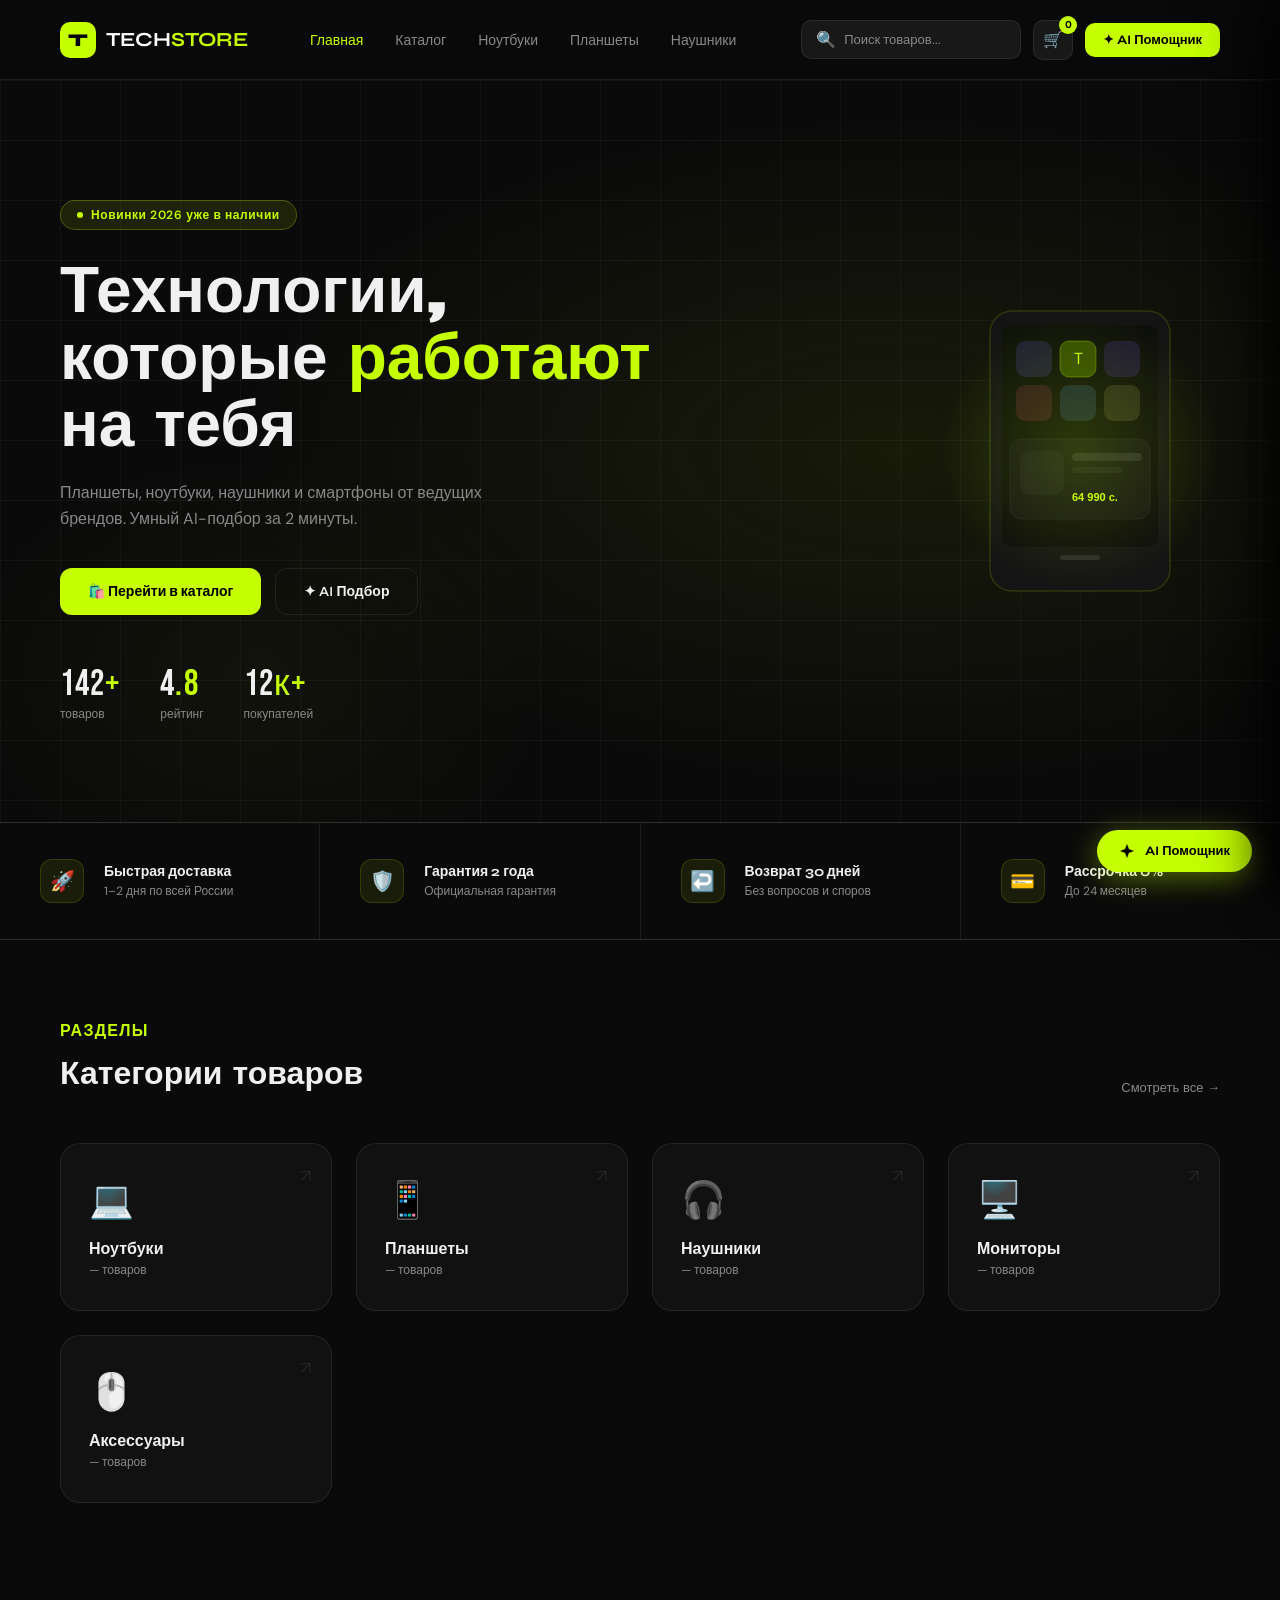
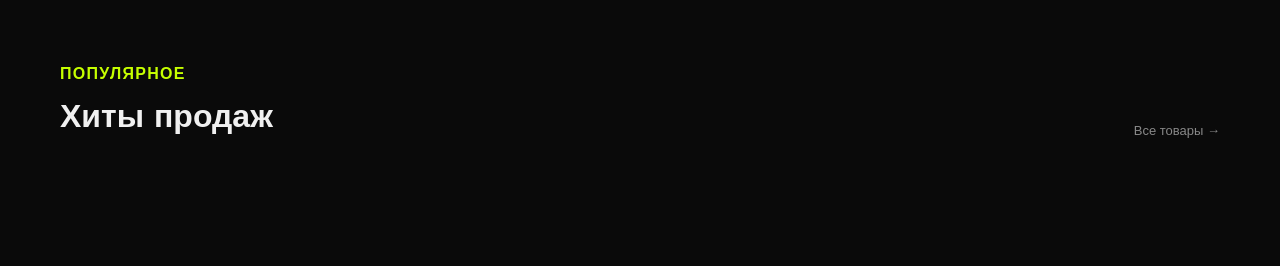
<file: Frontend/index.html>
<!DOCTYPE html>
<html lang="ru">

<head>
    <meta charset="UTF-8">
    <meta name="viewport" content="width=device-width, initial-scale=1.0">
    <title>TechStore — Каталог</title>
    <link rel="preconnect" href="https://fonts.googleapis.com">
    <link
        href="https://fonts.googleapis.com/css2?family=Syne:wght@400;600;700;800&family=DM+Sans:ital,wght@0,300;0,400;0,500;1,400&family=Bebas+Neue&display=swap"
        rel="stylesheet">
    <link rel="stylesheet" href="style.css">
</head>

<body>
    <!-- CART DRAWER -->
    <div class="cart-overlay-bg" id="cartOverlayBg" onclick="toggleCart()"></div>
    <div class="cart-drawer" id="cartDrawer">
        <div class="cart-drawer-header">
            <div class="cart-drawer-title">
                Корзина
                <span class="cart-drawer-count" id="cartDrawerCount">0 товаров</span>
            </div>
            <button class="cart-drawer-close" onclick="toggleCart()">✕</button>
        </div>
        <div class="cart-controls">
            <label class="cart-select-all">
                <input type="checkbox" id="selectAll" onchange="toggleSelectAll(this)">
                <div class="cart-cb-box"></div>
                <span>Выбрать всё</span>
            </label>
            <button class="cart-delete-selected" onclick="deleteSelected()">Удалить выбранные</button>
        </div>
        <div class="cart-items-list" id="cartItemsList">
            <!-- Items injected by JS -->
        </div>


        <div class="cart-drawer-footer" id="cartDrawerFooter">
            <div class="cart-summary-box">
                <div class="cart-summary-label">Итого</div>
                <div class="cart-summary-row">
                    <span id="cartSummaryCount">0 товаров</span>
                    <span class="cart-summary-price" id="cartSummaryPrice">0 с.</span>
                </div>
                <button class="cart-checkout-btn" id="cartCheckoutBtn" onclick="openCheckout()">Перейти к оформлению</button>
            </div>
        </div>
    </div>
    <!-- NAV -->
    <nav>
        <a class="logo" href="#">
            <div class="logo-icon">T</div><span class="logo-text">TECH<span>STORE</span></span>
        </a>
        <ul class="nav-links">
            <li><a href="#" onclick="showPage('home')" id="nav-home" class="active">Главная</a></li>
            <li><a href="#" onclick="showPage('catalog')" id="nav-catalog">Каталог</a></li>
            <li><a href="#" onclick="showPage('catalog'); setCategory('Ноутбуки')">Ноутбуки</a></li>
            <li><a href="#" onclick="showPage('catalog'); setCategory('Планшеты')">Планшеты</a></li>
            <li><a href="#" onclick="showPage('catalog'); setCategory('Наушники')">Наушники</a></li>
        </ul>
        <div class="nav-right">
            <div class="search-bar"><span style="color:var(--muted)">🔍</span><input type="text" id="searchInput"
                    placeholder="Поиск товаров..."></div>
            <div class="cart-btn" onclick="toggleCart()">🛒<span class="cart-badge" id="cartBadge">0</span></div>
            <button class="ai-navbtn" onclick="openChat()">✦ AI Помощник</button>
        </div>
    </nav>

    <!-- HOME PAGE -->
    <div id="page-home" class="page active">

        <!-- HERO -->
        <section class="hero">
            <div class="hero-bg"></div>
            <div class="hero-grid-lines"></div>
            <div class="hero-content">
                <div class="hero-badge"><span class="hero-badge-dot"></span>Новинки 2026 уже в наличии</div>
                <h1 class="hero-title">Технологии,<br>которые <span class="hl">работают</span><br>на тебя</h1>
                <p class="hero-sub">Планшеты, ноутбуки, наушники и смартфоны от ведущих брендов. Умный AI-подбор за 2
                    минуты.</p>
                <div class="hero-actions">
                    <button class="btn-primary" onclick="showPage('catalog')">🛍️ Перейти в каталог</button>
                    <button class="btn-ghost" onclick="openChat()">✦ AI Подбор</button>
                </div>
                <div class="hero-stats">
                    <div>
                        <div class="hero-stat-num">142<span>+</span></div>
                        <div class="hero-stat-lbl">товаров</div>
                    </div>
                    <div>
                        <div class="hero-stat-num">4<span>.8</span></div>
                        <div class="hero-stat-lbl">рейтинг</div>
                    </div>
                    <div>
                        <div class="hero-stat-num">12<span>к+</span></div>
                        <div class="hero-stat-lbl">покупателей</div>
                    </div>
                </div>
            </div>
            <div class="hero-visual">
                <div class="hero-device">
                    <div class="hero-glow"></div>
                    <svg viewBox="0 0 320 320" width="320" height="320" fill="none" xmlns="http://www.w3.org/2000/svg">
                        <!-- iPad shape -->
                        <rect x="70" y="20" width="180" height="280" rx="22" fill="#141414"
                            stroke="rgba(200,255,0,0.15)" stroke-width="1.5" />
                        <rect x="82" y="34" width="156" height="222" rx="10" fill="#0C0C0C" />
                        <!-- screen glow -->
                        <rect x="82" y="34" width="156" height="222" rx="10" fill="url(#heroScreenGrad)" />
                        <!-- home bar -->
                        <rect x="140" y="264" width="40" height="5" rx="2.5" fill="#2a2a2a" />
                        <!-- screen content: app grid -->
                        <rect x="96" y="50" width="36" height="36" rx="9" fill="#1e2030" />
                        <rect x="140" y="50" width="36" height="36" rx="9" fill="#1a2e00" />
                        <rect x="184" y="50" width="36" height="36" rx="9" fill="#1e1a30" />
                        <rect x="96" y="94" width="36" height="36" rx="9" fill="#2e1a1a" />
                        <rect x="140" y="94" width="36" height="36" rx="9" fill="#1a2830" />
                        <rect x="184" y="94" width="36" height="36" rx="9" fill="#2a2a1a" />
                        <!-- lime accent app -->
                        <rect x="140" y="50" width="36" height="36" rx="9" fill="rgba(200,255,0,0.15)"
                            stroke="rgba(200,255,0,0.3)" stroke-width="1" />
                        <text x="158" y="73" text-anchor="middle" font-size="16" fill="#C8FF00">T</text>
                        <!-- bottom bar card -->
                        <rect x="90" y="148" width="140" height="80" rx="12" fill="#141414"
                            stroke="rgba(255,255,255,0.06)" stroke-width="1" />
                        <rect x="100" y="160" width="44" height="44" rx="10" fill="#1c1c1c" />
                        <text x="122" y="188" text-anchor="middle" font-size="22">💻</text>
                        <rect x="152" y="162" width="70" height="8" rx="4" fill="#2a2a2a" />
                        <rect x="152" y="176" width="50" height="6" rx="3" fill="#1e1e1e" />
                        <text x="152" y="210" font-size="11" fill="#C8FF00" font-family="sans-serif"
                            font-weight="700">64 990 с.</text>
                        <defs>
                            <linearGradient id="heroScreenGrad" x1="82" y1="34" x2="238" y2="256"
                                gradientUnits="userSpaceOnUse">
                                <stop offset="0%" stop-color="#1a2e00" stop-opacity=".25" />
                                <stop offset="100%" stop-color="#0C0C0C" stop-opacity="0" />
                            </linearGradient>
                        </defs>
                    </svg>
                </div>
            </div>
        </section>

        <!-- TRUST -->
        <div class="trust-strip">
            <div class="trust-item">
                <div class="trust-icon">🚀</div>
                <div>
                    <div class="trust-name">Быстрая доставка</div>
                    <div class="trust-desc">1–2 дня по всей России</div>
                </div>
            </div>
            <div class="trust-item">
                <div class="trust-icon">🛡️</div>
                <div>
                    <div class="trust-name">Гарантия 2 года</div>
                    <div class="trust-desc">Официальная гарантия</div>
                </div>
            </div>
            <div class="trust-item">
                <div class="trust-icon">↩️</div>
                <div>
                    <div class="trust-name">Возврат 30 дней</div>
                    <div class="trust-desc">Без вопросов и споров</div>
                </div>
            </div>
            <div class="trust-item">
                <div class="trust-icon">💳</div>
                <div>
                    <div class="trust-name">Рассрочка 0%</div>
                    <div class="trust-desc">До 24 месяцев</div>
                </div>
            </div>
        </div>

        <!-- CATEGORIES -->
        <section class="home-section">
            <div class="section-header">
                <div>
                    <div class="section-label">Разделы</div>
                    <div class="section-title">Категории товаров</div>
                </div>
                <button class="see-all" onclick="showPage('catalog')">Смотреть все →</button>
            </div>
            <div class="cat-cards">
                <div class="cat-card" onclick="showPage('catalog'); setCategory('Ноутбуки')">
                    <span class="cat-card-icon">💻</span>
                    <div class="cat-card-name">Ноутбуки</div>
                    <div class="cat-card-count" id="cnt-laptops">— товаров</div>
                    <div class="cat-card-arrow">↗</div>
                </div>
                <div class="cat-card" onclick="showPage('catalog'); setCategory('Планшеты')">
                    <span class="cat-card-icon">📱</span>
                    <div class="cat-card-name">Планшеты</div>
                    <div class="cat-card-count" id="cnt-tablets">— товаров</div>
                    <div class="cat-card-arrow">↗</div>
                </div>
                <div class="cat-card" onclick="showPage('catalog'); setCategory('Наушники')">
                    <span class="cat-card-icon">🎧</span>
                    <div class="cat-card-name">Наушники</div>
                    <div class="cat-card-count" id="cnt-headphones">— товаров</div>
                    <div class="cat-card-arrow">↗</div>
                </div>
                <div class="cat-card" onclick="showPage('catalog')">
                    <span class="cat-card-icon">🖥️</span>
                    <div class="cat-card-name">Мониторы</div>
                    <div class="cat-card-count" id="cnt-monitors">— товаров</div>
                    <div class="cat-card-arrow">↗</div>
                </div>
                <div class="cat-card" onclick="showPage('catalog')">
                    <span class="cat-card-icon">🖱️</span>
                    <div class="cat-card-name">Аксессуары</div>
                    <div class="cat-card-count" id="cnt-accessories">— товаров</div>
                    <div class="cat-card-arrow">↗</div>
                </div>
            </div>
        </section>


        <!-- BESTSELLERS -->
        <section class="home-section">
            <div class="section-header">
                <div>
                    <div class="section-label">Популярное</div>
                    <div class="section-title">Хиты продаж</div>
                </div>
                <button class="see-all" onclick="showPage('catalog')">Все товары →</button>
            </div>
            <div class="product-grid" id="homeGrid">
                <!-- injected by JS -->
            </div>
        </section>

    </div>

    <!-- CATALOG PAGE -->
    <div id="page-catalog" class="page">
        <div class="category-bar" id="categoryBar">
            <div class="cat-tab active" onclick="setCategory(null, this)">Все <span class="cc"></span></div>
            <div class="cat-tab" onclick="setCategory('Ноутбуки', this)">Ноутбуки <span class="cc"></span></div>
            <div class="cat-tab" onclick="setCategory('Планшеты', this)">Планшеты <span class="cc"></span></div>
            <div class="cat-tab" onclick="setCategory('Наушники', this)">Наушники <span class="cc"></span></div>
            <div class="cat-tab" onclick="setCategory('Смартфоны', this)">Смартфоны <span class="cc"></span></div>
        </div>

        <!-- PAGE -->
        <div class="page-layout">
            <aside class="sidebar">
                <div class="sidebar-header">
                    <h2 class="sidebar-title">Фильтры</h2><a href="#" class="reset-link"
                        onclick="resetFilters()">Сбросить</a>
                </div>
                <div class="sidebar-section">
                    <p class="filter-label">Цена, с.</p>
                    <div class="price-display"><span class="pv">0</span><span class="pv hi" id="priceVal">300 000</span>
                    </div>
                    <div class="range-track">
                        <div class="range-fill" id="rangeFill"></div>
                    </div>
                    <input type="range" id="priceFilter" min="0" max="300000" value="300000"
                        oninput="updatePrice(this.value); applyFilters();">
                </div>
                <div class="divider"></div>
                <div class="sidebar-section" id="brandFilters">
                    <p class="filter-label">Бренд</p>
                    <!-- Brands injected here by JS -->
                </div>
            </aside>

            <main class="main-content">
                <div class="results-header">
                    <p class="results-count" id="resultsCount">Найдено: <strong>0 товаров</strong></p>
                    <div class="results-right">
                        <select class="sort-select" id="sortSelect" onchange="applyFilters()">
                            <option value="default">По умолчанию</option>
                            <option value="price-asc">По цене ↑</option>
                            <option value="price-desc">По цене ↓</option>
                        </select>
                    </div>
                </div>
                <div class="product-grid" id="productGrid">
                    <!-- Products injected here by JS -->
                </div>
            </main>
        </div>

    </div><!-- end page-catalog -->

    <!-- AI FLOAT -->
<!-- ══ CHECKOUT PAGE ══ -->
<div id="page-checkout" class="page">
  <div class="co-topbar">
    <button class="co-back-btn" onclick="showPage('catalog')">← Назад в каталог</button>
    <div class="co-topbar-title">Оформление заказа</div>
    <div style="width: 120px"></div>
  </div>
  <div class="checkout-wrap">
    <!-- LEFT COLUMN -->
    <div class="checkout-left">

      <!-- STEP 1: Товары -->
      <div class="co-step" id="coStep1">
        <div class="co-step-header">
          <div class="co-step-num active" id="coNum1">1</div>
          <div class="co-step-title" id="coTitle1">Товары в корзине</div>
        </div>
        <div class="co-step-body" id="coStep1Body">
          <div id="coItemsList"></div>
          <button class="co-confirm-btn" onclick="coStep(2)">Подтвердить</button>
        </div>
      </div>

      <!-- STEP 2: Контакты -->
      <div class="co-step" id="coStep2">
        <div class="co-step-header">
          <div class="co-step-num" id="coNum2">2</div>
          <div class="co-step-title muted" id="coTitle2">Контактные данные</div>
        </div>
        <div class="co-step-body" id="coStep2Body" style="display:none">
          <div class="co-form-grid">
            <div class="co-field"><label>Имя *</label><input type="text" id="coName" placeholder="Ваше имя"></div>
            <div class="co-field"><label>Фамилия</label><input type="text" id="coLastname" placeholder="Фамилия"></div>
            <div class="co-field"><label>Телефон *</label><input type="tel" id="coPhone" placeholder="+7 (___) ___-__-__"></div>
            <div class="co-field"><label>Email</label><input type="email" id="coEmail" placeholder="email@example.com"></div>
          </div>
          <button class="co-confirm-btn" onclick="coStep(3)">Подтвердить</button>
        </div>
      </div>

      <!-- STEP 3: Доставка -->
      <div class="co-step" id="coStep3">
        <div class="co-step-header">
          <div class="co-step-num" id="coNum3">3</div>
          <div class="co-step-title muted" id="coTitle3">Способ получения</div>
        </div>
        <div class="co-step-body" id="coStep3Body" style="display:none">
          <div class="co-radio-group">
            <label class="co-radio-card">
              <input type="radio" name="delivery" value="pickup" checked>
              <div class="co-radio-box">
                <div class="co-radio-icon">🏪</div>
                <div>
                  <div class="co-radio-title">Самовывоз</div>
                  <div class="co-radio-sub">Бесплатно · Готово за 1-2 дня</div>
                </div>
              </div>
            </label>
            <label class="co-radio-card">
              <input type="radio" name="delivery" value="courier">
              <div class="co-radio-box">
                <div class="co-radio-icon">🚚</div>
                <div>
                  <div class="co-radio-title">Курьерская доставка</div>
                  <div class="co-radio-sub">от 500 с. · 1-3 рабочих дня</div>
                </div>
              </div>
            </label>
          </div>
          <div class="co-field" style="margin-top:16px" id="coAddressField">
            <label>Адрес доставки</label>
            <input type="text" id="coAddress" placeholder="Улица, дом, квартира">
          </div>
          <button class="co-confirm-btn" onclick="coStep(4)">Подтвердить</button>
        </div>
      </div>

      <!-- STEP 4: Оплата -->
      <div class="co-step" id="coStep4">
        <div class="co-step-header">
          <div class="co-step-num" id="coNum4">4</div>
          <div class="co-step-title muted" id="coTitle4">Способ оплаты</div>
        </div>
        <div class="co-step-body" id="coStep4Body" style="display:none">
          <div class="co-radio-group">
            <label class="co-radio-card">
              <input type="radio" name="payment" value="card" checked>
              <div class="co-radio-box">
                <div class="co-radio-icon">💳</div>
                <div>
                  <div class="co-radio-title">Банковская карта</div>
                  <div class="co-radio-sub">Visa, Mastercard, МИР</div>
                </div>
              </div>
            </label>
            <label class="co-radio-card">
              <input type="radio" name="payment" value="cash">
              <div class="co-radio-box">
                <div class="co-radio-icon">💵</div>
                <div>
                  <div class="co-radio-title">Наличными при получении</div>
                  <div class="co-radio-sub">Только для самовывоза и курьера</div>
                </div>
              </div>
            </label>
            <label class="co-radio-card">
              <input type="radio" name="payment" value="installment">
              <div class="co-radio-box">
                <div class="co-radio-icon">📅</div>
                <div>
                  <div class="co-radio-title">Рассрочка 0%</div>
                  <div class="co-radio-sub">До 24 месяцев без переплат</div>
                </div>
              </div>
            </label>
          </div>
        </div>
      </div>

    </div>

    <!-- RIGHT SIDEBAR -->
    <aside class="checkout-sidebar">
      <div class="co-summary">
        <div class="co-sum-row"><span>Товары:</span><span id="coSumQty">0 шт.</span></div>
        <div class="co-sum-row"><span>Частное лицо:</span><span id="coSumName">—</span></div>
        <div class="co-sum-row"><span>Способ получения:</span><span id="coSumDelivery">Самовывоз</span></div>
        <div class="co-sum-row"><span>Оплата:</span><span id="coSumPayment">Банк. карта</span></div>
        <div class="co-divider"></div>
        <div class="co-sum-title">Итого</div>
        <div class="co-sum-total-row"><span>Сумма</span><span id="coSumSubtotal">0 с.</span></div>
        <div class="co-sum-total-row final"><span>К оплате</span><span id="coSumTotal">0 с.</span></div>
        <textarea class="co-comment" placeholder="Комментарий к заказу" rows="3"></textarea>
        <label class="co-agree">
          <input type="checkbox" id="coAgree">
          <div class="co-agree-box"></div>
          <span>Согласен (-на) с условиями <a href="#">Публичной оферты</a></span>
        </label>
        <button class="co-place-btn" id="coPlaceBtn" onclick="placeOrder()">Заказ подтверждаю</button>
      </div>
    </aside>
  </div>
</div>

<!-- AI FLOAT -->
<button class="ai-float" onclick="openChat()">
    <svg width="16" height="16" viewBox="0 0 22 22" fill="none">
        <path d="M11 2L13.5 8.5L20 11L13.5 13.5L11 20L8.5 13.5L2 11L8.5 8.5L11 2Z" fill="#000" stroke="#000" stroke-width="0.5" stroke-linejoin="round"/>
    </svg>
    AI Помощник
</button>


    <!-- CHAT OVERLAY -->
    <div class="chat-overlay" id="chatOverlay" onclick="overlayClick(event)">
        <div class="chat-panel" id="chatPanel">
            <div class="cp-header">
                <div class="cp-avatar">✦</div>
                <div class="cp-info">
                    <div class="cp-name">TechStore AI</div>
                    <div class="cp-status"><span class="cp-dot"></span>Онлайн — готов помочь</div>
                </div>
                <div class="cp-close" onclick="closeChat()">✕</div>
            </div>
            <div class="cp-progress">
                <div class="progress-bar">
                    <div class="progress-fill" id="progressFill"></div>
                </div>
                <div class="progress-meta"><span id="progressLabel">Начало подбора</span><span class="pct"
                        id="progressPct">0%</span></div>
            </div>
            <div class="cp-body" id="chatBody"></div>
        </div>
    </div>

    <script src="app.js"></script>
</body>

</html>
</file>
<file: Frontend/style.css>
/* ── TECHSTORE PREMIUM THEME ── */
:root {
  --lime: #C6FF00;
  --lime-dim: #a6d900;
  --bg: #0A0A0A;
  --surface: #111111;
  --surface2: #181818;
  --surface3: #222222;
  --text: #F0F0F0;
  --muted: #888;
  --border: rgba(255,255,255,0.08);
  --red: #FF3B30;
  --radius: 20px;
}
*, *::before, *::after { box-sizing: border-box; margin: 0; padding: 0; }
body { background:var(--bg); color:var(--text); font-family:'DM Sans',sans-serif; min-height:100vh; overflow-x:hidden; }

/* ── NAV ── */
nav { position:sticky; top:0; z-index:90; background:rgba(10,10,10,0.88); backdrop-filter:blur(20px); border-bottom:1px solid var(--border); padding:0 60px; height:80px; display:flex; align-items:center; gap:48px; }
.logo { display:flex; align-items:center; gap:10px; text-decoration:none; flex-shrink:0; }
.logo-icon { width:36px; height:36px; background:var(--lime); border-radius:10px; display:grid; place-items:center; font-family:'Syne',sans-serif; font-weight:800; font-size:18px; color:#000; }
.logo-text { font-family:'Syne',sans-serif; font-weight:700; font-size:20px; color:#fff; }
.logo-text span { color:var(--lime); }
.nav-links { display:flex; gap:4px; list-style:none; }
.nav-links a { text-decoration:none; color:var(--muted); font-size:14px; font-weight:500; padding:6px 14px; border-radius:8px; transition:color .2s,background .2s; cursor: pointer; }
.nav-links a:hover { color:var(--text); background:var(--surface2); }
.nav-links a.active { color:var(--lime); }
.nav-right { margin-left:auto; display:flex; align-items:center; gap:12px; }
.search-bar { display:flex; align-items:center; gap:8px; background:var(--surface2); border:1px solid var(--border); border-radius:10px; padding:8px 14px; width:220px; transition:border-color .2s,width .3s; }
.search-bar:focus-within { border-color:var(--lime); width:260px; }
.search-bar input { background:none; border:none; outline:none; color:var(--text); font-size:13px; font-family:inherit; width:100%; }
.search-bar input::placeholder { color:var(--muted); }
.cart-btn { position:relative; width:40px; height:40px; background:var(--surface2); border:1px solid var(--border); border-radius:10px; display:grid; place-items:center; cursor:pointer; color:var(--text); font-size:16px; transition:background .2s; }
.cart-btn:hover { background:var(--surface3); }
.cart-badge { position:absolute; top:-5px; right:-5px; width:18px; height:18px; background:var(--lime); color:#000; font-size:10px; font-weight:700; border-radius:50%; display:grid; place-items:center; }
.ai-navbtn { display:flex; align-items:center; gap:8px; background:var(--lime); color:#000; font-family:'Syne',sans-serif; font-weight:700; font-size:13px; padding:9px 18px; border-radius:10px; cursor:pointer; transition:background .2s,transform .15s; border:none; white-space:nowrap; }
.ai-navbtn:hover { background:var(--lime-dim); transform:translateY(-1px); }

/* ── CATEGORIES ── */
.category-bar { padding:20px 40px; display:flex; gap:8px; overflow-x:auto; scrollbar-width:none; }
.category-bar::-webkit-scrollbar { display:none; }
.cat-tab { display:flex; align-items:center; gap:8px; padding:10px 20px; border-radius:12px; border:1px solid var(--border); background:var(--surface); color:var(--muted); font-size:13px; font-weight:500; cursor:pointer; white-space:nowrap; transition:all .2s; flex-shrink:0; }
.cat-tab:hover { border-color:rgba(200,255,0,0.3); color:var(--text); background:var(--surface2); }
.cat-tab.active { background:var(--lime); color:#000; border-color:var(--lime); font-weight:600; }
.cc { font-size:11px; background:rgba(255,255,255,0.15); padding:2px 7px; border-radius:20px; }
.cat-tab.active .cc { background:rgba(0,0,0,0.2); }

/* ── LAYOUT ── */
.page-layout { display:grid; grid-template-columns:280px 1fr; gap:0; padding:0 60px 80px; }
.sidebar { padding:32px 40px 32px 0; border-right:1px solid var(--border); position:sticky; top:80px; height:calc(100vh - 80px); overflow-y:auto; scrollbar-width:thin; }
.sidebar-header { display:flex; justify-content:space-between; align-items:center; margin-bottom:18px; }
.sidebar-title { font-family:'Syne',sans-serif; font-weight:700; font-size:18px; }
.reset-link { font-size:12px; color:var(--muted); text-decoration:none; padding:4px 10px; border-radius:6px; border:1px solid var(--border); transition:all .2s; cursor: pointer; }
.reset-link:hover { color:var(--lime); border-color:var(--lime); }
.filter-label { font-size:10px; font-weight:600; letter-spacing:.1em; color:var(--muted); text-transform:uppercase; margin-bottom:12px; }
.sidebar-section { margin-bottom:28px; }
.price-display { display:flex; justify-content:space-between; margin-bottom:14px; }
.pv { font-size:13px; color:var(--muted); }
.pv.hi { font-family:'Syne',sans-serif; font-weight:700; font-size:15px; color:var(--lime); }
.range-track { position:relative; height:4px; background:var(--surface3); border-radius:2px; margin-bottom:6px; }
.range-fill { position:absolute; left:0; top:0; width:100%; height:100%; background:var(--lime); border-radius:2px; }
input[type=range] { -webkit-appearance:none; appearance:none; width:100%; height:4px; background:transparent; outline:none; cursor:pointer; }
input[type=range]::-webkit-slider-thumb { -webkit-appearance:none; width:18px; height:18px; border-radius:50%; background:var(--lime); box-shadow:0 0 0 3px rgba(200,255,0,0.2); }
.check-item { display:flex; align-items:center; gap:10px; padding:8px 10px; border-radius:8px; cursor:pointer; transition:background .15s; margin-bottom:2px; }
.check-item:hover { background:var(--surface2); }
.check-item input[type=checkbox] { display:none; }
.check-box { width:18px; height:18px; border-radius:5px; border:1.5px solid var(--surface3); background:var(--surface2); display:grid; place-items:center; transition:all .15s; flex-shrink:0; }
.check-item input:checked ~ .check-box { background:var(--lime); border-color:var(--lime); }
.check-box::after { content:''; width:5px; height:9px; border-right:2px solid #000; border-bottom:2px solid #000; transform:rotate(40deg) translateY(-1px); opacity:0; transition:opacity .15s; }
.check-item input:checked ~ .check-box::after { opacity:1; }
.check-name { font-size:14px; color:var(--text); flex:1; }
.check-count { font-size:12px; color:var(--muted); }
.divider { height:1px; background:var(--border); margin:20px 0; }

/* ── MAIN ── */
.main-content { padding:32px 0 0 40px; }
.active-filters { display:flex; gap:8px; flex-wrap:wrap; margin-bottom:20px; }
.filter-chip { display:flex; align-items:center; gap:6px; padding:5px 12px; background:rgba(200,255,0,0.1); border:1px solid rgba(200,255,0,0.25); border-radius:20px; font-size:12px; color:var(--lime); cursor:pointer; }
.results-header { display:flex; align-items:center; justify-content:space-between; margin-bottom:24px; }
.results-count { font-size:14px; color:var(--muted); }
.results-count strong { color:var(--text); font-family:'Syne',sans-serif; font-size:16px; font-weight:700; }
.results-right { display:flex; align-items:center; gap:10px; }
.sort-select { background:var(--surface); border:1px solid var(--border); color:var(--text); font-family:'DM Sans',sans-serif; font-size:13px; padding:8px 36px 8px 14px; border-radius:10px; cursor:pointer; outline:none; -webkit-appearance:none; background-image:url("data:image/svg+xml,%3Csvg xmlns='http://www.w3.org/2000/svg' width='12' height='8' viewBox='0 0 12 8'%3E%3Cpath d='M1 1l5 5 5-5' stroke='%23888' stroke-width='1.5' fill='none' stroke-linecap='round'/%3E%3C/svg%3E"); background-repeat:no-repeat; background-position:right 12px center; }
.view-btns { display:flex; background:var(--surface); border:1px solid var(--border); border-radius:10px; overflow:hidden; }
.view-btn { width:36px; height:36px; display:grid; place-items:center; cursor:pointer; color:var(--muted); transition:all .15s; font-size:14px; }
.view-btn.active { background:var(--surface3); color:var(--lime); }
.product-grid { display:grid; grid-template-columns:repeat(auto-fill,minmax(280px,1fr)); gap:24px; }

/* ── PRODUCT CARD ── */
.product-card { background:var(--surface); border:1px solid var(--border); border-radius:var(--radius); overflow:hidden; transition:border-color .2s,transform .25s,box-shadow .25s; cursor:pointer; position:relative; display:flex; flex-direction:column; animation:cardIn .45s ease both; }
.product-card:nth-child(1){animation-delay:.05s}.product-card:nth-child(2){animation-delay:.1s}.product-card:nth-child(3){animation-delay:.15s}.product-card:nth-child(4){animation-delay:.2s}
@keyframes cardIn{from{opacity:0;transform:translateY(20px)}to{opacity:1;transform:translateY(0)}}
.product-card:hover { border-color:rgba(200,255,0,0.3); transform:translateY(-4px); box-shadow:0 20px 60px rgba(0,0,0,.5); }
.card-img-wrap { position:relative; aspect-ratio:4/3; background:var(--surface2); display:grid; place-items:center; overflow:hidden; font-size: 64px; }
.card-img-wrap::before { content:''; position:absolute; inset:0; background:radial-gradient(circle at 50% 60%,rgba(200,255,0,0.05),transparent 70%); }
.tab-svg { width:130px; height:130px; transition:transform .3s; filter:drop-shadow(0 10px 30px rgba(0,0,0,.5)); }
.product-card:hover .tab-svg { transform:scale(1.06) translateY(-4px); }
.card-badge { position:absolute; top:14px; left:14px; background:var(--red); color:#fff; font-size:11px; font-weight:700; padding:4px 9px; border-radius:6px; z-index: 2; }
.wishlist-btn { position:absolute; top:12px; right:12px; width:34px; height:34px; background:rgba(20,20,20,0.8); backdrop-filter:blur(8px); border-radius:50%; display:grid; place-items:center; color:var(--muted); font-size:14px; transition:all .2s; border:1px solid var(--border); cursor:pointer; z-index: 2; }
.wishlist-btn:hover { color:#ff4b6e; }
.wishlist-btn.on { color:#ff4b6e; border-color:rgba(255,75,110,0.4); background:rgba(255,75,110,0.1); }
.card-body { padding:24px 24px 20px; flex:1; display:flex; flex-direction:column; }
.card-brand-row { display:flex; align-items:center; gap:6px; margin-bottom:6px; }
.card-brand { font-size:11px; font-weight:600; letter-spacing:.08em; color:var(--lime); text-transform:uppercase; }
.card-sep { color:var(--surface3); font-size:12px; }
.card-cat { font-size:11px; color:var(--muted); text-transform:uppercase; letter-spacing:.05em; }
.card-name { font-family:'Syne',sans-serif; font-weight:700; font-size:17px; color:var(--text); margin-bottom:8px; line-height:1.3; }
.card-rating { display:flex; align-items:center; gap:6px; margin-bottom:16px; }
.stars { color:#F5A623; font-size:12px; letter-spacing:1px; }
.rv { font-size:13px; font-weight:600; }
.rc { font-size:12px; color:var(--muted); }
.card-footer { display:flex; align-items:flex-end; justify-content:space-between; margin-top:auto; padding-top:20px; border-top:1px solid var(--border); }
.card-prices { display:flex; flex-direction:column; gap:2px; }
.price-main { font-family:'Bebas Neue',sans-serif; font-weight:400; font-size:28px; color:var(--text); line-height:1; letter-spacing:0.04em; }
.price-old { font-size:12px; color:var(--muted); text-decoration:line-through; }
.add-btn { width:44px; height:44px; background:var(--lime); border:none; border-radius:12px; display:grid; place-items:center; cursor:pointer; font-size:22px; color:#000; transition:background .15s,transform .15s,box-shadow .15s; flex-shrink:0; }
.add-btn:hover { background:var(--lime-dim); transform:scale(1.08); box-shadow:0 6px 20px rgba(200,255,0,0.35); }
.add-btn:active { transform:scale(0.94); }

/* ── AI FLOAT ── */
.ai-float { position:fixed; bottom:28px; right:28px; z-index:200; display:flex; align-items:center; gap:10px; background:var(--lime); color:#000; font-family:'Syne',sans-serif; font-weight:700; font-size:13px; padding:13px 22px; border-radius:50px; cursor:pointer; box-shadow:0 6px 30px rgba(200,255,0,0.4); transition:transform .2s,box-shadow .2s; animation:floatPulse 2.5s ease-in-out infinite; border:none; }
.ai-float:hover { transform:translateY(-3px); box-shadow:0 10px 40px rgba(200,255,0,0.6); animation:none; }
@keyframes floatPulse{0%,100%{box-shadow:0 6px 30px rgba(200,255,0,0.4)}50%{box-shadow:0 6px 40px rgba(200,255,0,0.65)}}

/* ═══ AI CHAT PANEL ═══ */
.chat-overlay { position:fixed; inset:0; z-index:300; background:rgba(0,0,0,0); pointer-events:none; transition:background .35s; }
.chat-overlay.open { background:rgba(0,0,0,0.55); pointer-events:all; backdrop-filter:blur(4px); }
.chat-panel { position:fixed; top:0; right:0; bottom:0; z-index:301; width:480px; background:var(--surface); border-left:1px solid var(--border); display:flex; flex-direction:column; transform:translateX(100%); transition:transform .4s cubic-bezier(0.4,0,0.2,1); box-shadow:-20px 0 60px rgba(0,0,0,0.6); overflow:hidden; }
.chat-panel.open { transform:translateX(0); }

.cp-header { padding:20px 24px; border-bottom:1px solid var(--border); display:flex; align-items:center; gap:14px; flex-shrink:0; background:var(--surface); }
.cp-avatar { width:42px; height:42px; border-radius:50%; background:var(--lime); display:grid; place-items:center; font-size:18px; flex-shrink:0; box-shadow:0 0 0 6px rgba(200,255,0,0.1); }
.cp-info { flex:1; }
.cp-name { font-family:'Syne',sans-serif; font-weight:700; font-size:15px; }
.cp-status { font-size:12px; color:var(--lime); display:flex; align-items:center; gap:5px; }
.cp-dot { width:6px; height:6px; background:var(--lime); border-radius:50%; animation:blink 1.8s ease-in-out infinite; }
@keyframes blink{0%,100%{opacity:1}50%{opacity:0.3}}
.cp-close { width:36px; height:36px; border-radius:9px; background:var(--surface2); border:1px solid var(--border); display:grid; place-items:center; cursor:pointer; color:var(--muted); font-size:18px; transition:all .2s; flex-shrink:0; }
.cp-close:hover { color:var(--text); background:var(--surface3); }

.cp-progress { padding:16px 24px 0; flex-shrink:0; }
.progress-bar { height:3px; background:var(--surface3); border-radius:2px; overflow:hidden; }
.progress-fill { height:100%; background:var(--lime); border-radius:2px; transition:width .6s cubic-bezier(0.4,0,0.2,1); width:0%; }
.progress-meta { display:flex; justify-content:space-between; margin-top:8px; font-size:11px; color:var(--muted); }
.progress-meta .pct { color:var(--lime); font-weight:600; }

.cp-body { flex:1; overflow-y:auto; padding:20px 24px; display:flex; flex-direction:column; gap:14px; scrollbar-width:thin; scrollbar-color:var(--surface3) transparent; }
.cp-body::-webkit-scrollbar { width:4px; }
.cp-body::-webkit-scrollbar-thumb { background:var(--surface3); border-radius:2px; }

/* messages */
.msg { display:flex; gap:10px; animation:msgIn .3s ease both; }
@keyframes msgIn{from{opacity:0;transform:translateY(10px)}to{opacity:1;transform:translateY(0)}}
.msg.user { flex-direction:row-reverse; }
.msg-av { width:32px; height:32px; border-radius:50%; display:grid; place-items:center; font-size:14px; flex-shrink:0; align-self:flex-end; }
.msg.ai .msg-av { background:var(--lime); color:#000; }
.msg.user .msg-av { background:var(--surface3); }
.msg-bubble { max-width:82%; background:var(--surface2); border:1px solid var(--border); border-radius:16px 16px 16px 4px; padding:12px 16px; font-size:14px; line-height:1.6; color:var(--text); }
.msg.user .msg-bubble { background:rgba(200,255,0,0.1); border-color:rgba(200,255,0,0.2); border-radius:16px 16px 4px 16px; }
.msg-bubble strong { color:var(--lime); }
.typing-dots { display:flex; gap:4px; padding:4px 0; }
.typing-dots span { width:7px; height:7px; background:var(--muted); border-radius:50%; animation:bounce .8s ease-in-out infinite; }
.typing-dots span:nth-child(2){animation-delay:.15s}.typing-dots span:nth-child(3){animation-delay:.3s}
@keyframes bounce{0%,60%,100%{transform:translateY(0)}30%{transform:translateY(-6px)}}

/* question block */
.q-block { background:var(--surface2); border:1px solid var(--border); border-radius:16px; padding:20px; border-left:3px solid var(--lime); animation:msgIn .35s ease both; }
.q-num { font-size:11px; font-weight:600; letter-spacing:.08em; text-transform:uppercase; color:var(--lime); margin-bottom:4px; }
.q-title { font-family:'Syne',sans-serif; font-weight:700; font-size:16px; color:var(--text); margin-bottom:3px; }
.q-sub { font-size:12px; color:var(--muted); margin-bottom:16px; }
.q-options { display:flex; flex-direction:column; gap:8px; }
.q-option { display:flex; align-items:center; gap:12px; padding:11px 14px; background:var(--surface); border:1.5px solid var(--border); border-radius:12px; cursor:pointer; transition:all .2s; user-select:none; }
.q-option:hover { border-color:rgba(200,255,0,0.4); background:var(--surface3); }
.q-option.selected { border-color:var(--lime); background:rgba(200,255,0,0.07); }
.q-check { width:20px; height:20px; border-radius:6px; border:2px solid var(--surface3); background:var(--surface2); display:grid; place-items:center; transition:all .15s; flex-shrink:0; }
.q-option.selected .q-check { background:var(--lime); border-color:var(--lime); }
.q-check-mark { width:6px; height:10px; border-right:2px solid #000; border-bottom:2px solid #000; transform:rotate(40deg) translateY(-1px); opacity:0; transition:opacity .15s; }
.q-option.selected .q-check-mark { opacity:1; }
.q-emoji { font-size:18px; flex-shrink:0; }
.q-lbl { font-size:14px; font-weight:500; color:var(--text); flex:1; }
.q-lbl small { display:block; font-size:11px; color:var(--muted); font-weight:400; margin-top:1px; }
.q-next { margin-top:16px; width:100%; background:var(--lime); border:none; border-radius:12px; padding:13px; font-family:'Syne',sans-serif; font-weight:700; font-size:14px; color:#000; cursor:pointer; transition:background .15s,transform .15s,box-shadow .15s; display:flex; align-items:center; justify-content:center; gap:8px; }
.q-next:hover { background:var(--lime-dim); transform:translateY(-1px); box-shadow:0 6px 20px rgba(200,255,0,0.3); }
.q-next:disabled { background:var(--surface3); color:var(--muted); cursor:not-allowed; transform:none; box-shadow:none; }
.q-hint { text-align:center; font-size:11px; color:var(--muted); margin-top:8px; }

/* result */
.result-block { animation:msgIn .4s ease both; }
.result-header { display:flex; align-items:center; gap:12px; margin-bottom:20px; padding:16px; background:rgba(200,255,0,0.06); border:1px solid rgba(200,255,0,0.18); border-radius:14px; }
.result-icon { font-size:28px; }
.result-meta .r-label { font-size:11px; font-weight:600; text-transform:uppercase; letter-spacing:.08em; color:var(--lime); margin-bottom:3px; }
.result-meta h3 { font-family:'Syne',sans-serif; font-weight:800; font-size:18px; color:var(--text); }
.r-cards { display:flex; flex-direction:column; gap:12px; }
.r-card { background:var(--surface2); border:1px solid var(--border); border-radius:14px; padding:14px; display:flex; gap:12px; align-items:center; transition:border-color .2s,box-shadow .2s; cursor:pointer; }
.r-card:hover { border-color:rgba(200,255,0,0.3); box-shadow:0 8px 30px rgba(0,0,0,.4); }
.r-rank { width:28px; height:28px; border-radius:50%; display:grid; place-items:center; font-size:13px; flex-shrink:0; }
.r-rank.gold { background:rgba(255,196,0,0.12); border:1px solid rgba(255,196,0,0.3); }
.r-rank.silver { background:rgba(160,160,180,0.12); border:1px solid rgba(160,160,180,0.2); }
.r-rank.bronze { background:rgba(176,107,73,0.12); border:1px solid rgba(176,107,73,0.2); }
.r-img { width:50px; height:50px; background:var(--surface3); border-radius:10px; display:grid; place-items:center; font-size:22px; flex-shrink:0; }
.r-info { flex:1; min-width:0; }
.r-brand { font-size:10px; font-weight:600; letter-spacing:.08em; text-transform:uppercase; color:var(--lime); }
.r-name { font-family:'Syne',sans-serif; font-weight:700; font-size:14px; color:var(--text); margin:2px 0 6px; }
.match-row { display:flex; justify-content:space-between; font-size:10px; color:var(--muted); margin-bottom:3px; }
.match-row .mpct { color:var(--lime); font-weight:700; }
.match-bar { height:3px; background:var(--surface3); border-radius:2px; overflow:hidden; margin-bottom:6px; }
.match-fill { height:100%; background:var(--lime); border-radius:2px; width:0; transition:width 1.1s ease; }
.r-tags { display:flex; gap:4px; flex-wrap:wrap; }
.r-tag { font-size:10px; padding:2px 7px; background:var(--surface3); border-radius:20px; color:var(--muted); }
.r-price { font-family:'Syne',sans-serif; font-weight:800; font-size:15px; color:var(--text); flex-shrink:0; text-align:right; }
.r-cta { margin-top:18px; width:100%; padding:13px; background:var(--lime); border:none; border-radius:12px; font-family:'Syne',sans-serif; font-weight:700; font-size:14px; color:#000; cursor:pointer; transition:background .15s,transform .15s; display:flex; align-items:center; justify-content:center; gap:8px; }
.r-cta:hover { background:var(--lime-dim); transform:translateY(-1px); }
.r-restart { margin-top:10px; width:100%; padding:11px; background:transparent; border:1px solid var(--border); border-radius:12px; font-family:'DM Sans',sans-serif; font-weight:500; font-size:13px; color:var(--muted); cursor:pointer; transition:all .2s; }
.r-restart:hover { border-color:var(--lime); color:var(--lime); }

/* start btn */
.start-btn { width:100%; background:var(--lime); border:none; border-radius:12px; padding:13px; font-family:'Syne',sans-serif; font-weight:700; font-size:14px; color:#000; cursor:pointer; transition:background .15s,transform .15s; display:flex; align-items:center; justify-content:center; gap:8px; }
.start-btn:hover { background:var(--lime-dim); transform:translateY(-1px); }

/* ── PAGE SWITCHING ── */
.page { display:none; }
.page.active { display:block; }

/* ── HOME HERO ── */
.hero { position:relative; padding:120px 60px 100px; overflow:hidden; min-height:600px; display:flex; align-items:center; }
.hero-bg { position:absolute; inset:0; background:radial-gradient(ellipse 80% 70% at 70% 50%, rgba(200,255,0,0.07) 0%, transparent 65%), radial-gradient(ellipse 40% 50% at 20% 80%, rgba(200,255,0,0.04) 0%, transparent 60%); pointer-events:none; }
.hero-grid-lines { position:absolute; inset:0; background-image:linear-gradient(var(--border) 1px, transparent 1px), linear-gradient(90deg, var(--border) 1px, transparent 1px); background-size:60px 60px; opacity:0.5; pointer-events:none; }
.hero-content { position:relative; max-width:600px; z-index:2; }
.hero-badge { display:inline-flex; align-items:center; gap:8px; background:rgba(200,255,0,0.1); border:1px solid rgba(200,255,0,0.25); border-radius:50px; padding:6px 16px; font-size:12px; font-weight:600; color:var(--lime); margin-bottom:28px; letter-spacing:.05em; }
.hero-badge-dot { width:6px; height:6px; background:var(--lime); border-radius:50%; animation:blink 1.8s ease-in-out infinite; }
.hero-title { font-family:'Syne',sans-serif; font-weight:800; font-size:clamp(38px,5vw,64px); line-height:1.05; color:var(--text); margin-bottom:20px; }
.hero-title .hl { color:var(--lime); }
.hero-sub { font-size:16px; color:var(--muted); line-height:1.65; max-width:480px; margin-bottom:36px; }
.hero-actions { display:flex; gap:14px; flex-wrap:wrap; }
.btn-primary { display:inline-flex; align-items:center; gap:8px; background:var(--lime); color:#000; font-family:'Syne',sans-serif; font-weight:700; font-size:14px; padding:14px 28px; border-radius:12px; cursor:pointer; border:none; transition:background .15s,transform .15s,box-shadow .15s; text-decoration:none; }
.btn-primary:hover { background:var(--lime-dim); transform:translateY(-2px); box-shadow:0 8px 25px rgba(200,255,0,0.35); }
.btn-ghost { display:inline-flex; align-items:center; gap:8px; background:transparent; color:var(--text); font-family:'Syne',sans-serif; font-weight:600; font-size:14px; padding:14px 28px; border-radius:12px; cursor:pointer; border:1px solid var(--border); transition:all .2s; text-decoration:none; }
.btn-ghost:hover { border-color:rgba(200,255,0,0.4); color:var(--lime); background:rgba(200,255,0,0.04); }
.hero-stats { display:flex; gap:40px; margin-top:52px; }
.hero-stat-num { font-family:'Bebas Neue',sans-serif; font-size:36px; color:var(--text); line-height:1; letter-spacing:.03em; }
.hero-stat-num span { color:var(--lime); }
.hero-stat-lbl { font-size:12px; color:var(--muted); margin-top:3px; }
.hero-visual { position:absolute; right:40px; top:50%; transform:translateY(-50%); z-index:1; pointer-events:none; }
.hero-device { width:320px; height:320px; position:relative; }
.hero-glow { position:absolute; width:280px; height:280px; top:50%; left:50%; transform:translate(-50%,-50%); background:radial-gradient(circle, rgba(200,255,0,0.18) 0%, transparent 70%); border-radius:50%; animation:glowPulse 3s ease-in-out infinite; }
@keyframes glowPulse{0%,100%{opacity:.7;transform:translate(-50%,-50%) scale(1)}50%{opacity:1;transform:translate(-50%,-50%) scale(1.1)}}

/* ── TRUST STRIP ── */
.trust-strip { display:grid; grid-template-columns:repeat(4,1fr); gap:1px; background:var(--border); border-top:1px solid var(--border); border-bottom:1px solid var(--border); }
.trust-item { background:var(--bg); padding:36px 40px; display:flex; align-items:center; gap:20px; }
.trust-icon { width:44px; height:44px; background:rgba(200,255,0,0.08); border:1px solid rgba(200,255,0,0.15); border-radius:12px; display:grid; place-items:center; font-size:20px; flex-shrink:0; }
.trust-name { font-family:'Syne',sans-serif; font-weight:700; font-size:14px; color:var(--text); margin-bottom:3px; }
.trust-desc { font-size:12px; color:var(--muted); }

/* ── PROMO BANNER ── */
.promo-strip { margin:0 40px; background:linear-gradient(135deg, #0f1f00 0%, #1a2e00 50%, #0c1a00 100%); border:1px solid rgba(200,255,0,0.2); border-radius:20px; padding:40px 48px; display:flex; align-items:center; justify-content:space-between; gap:32px; position:relative; overflow:hidden; }
.promo-strip::before { content:''; position:absolute; right:-60px; top:-60px; width:300px; height:300px; background:radial-gradient(circle, rgba(200,255,0,0.12), transparent 70%); pointer-events:none; }
.promo-tag { display:inline-block; background:var(--lime); color:#000; font-family:'Syne',sans-serif; font-weight:700; font-size:11px; padding:4px 12px; border-radius:50px; letter-spacing:.08em; margin-bottom:12px; }
.promo-title { font-family:'Syne',sans-serif; font-weight:800; font-size:28px; color:#fff; line-height:1.2; margin-bottom:8px; }
.promo-sub { font-size:14px; color:rgba(255,255,255,0.55); }
.promo-right { display:flex; align-items:center; gap:32px; flex-shrink:0; }
.promo-discount { font-family:'Bebas Neue',sans-serif; font-size:80px; color:var(--lime); line-height:1; letter-spacing:.02em; }
.promo-discount-lbl { font-size:13px; color:rgba(255,255,255,0.5); margin-top:4px; text-align:center; }

/* ── HOME SECTIONS ── */
.home-section { padding:80px 60px; }
.section-header { display:flex; align-items:flex-end; justify-content:space-between; margin-bottom:48px; }
.section-label { font-size:16px; font-weight:600; letter-spacing:.08em; text-transform:uppercase; color:var(--lime); margin-bottom:12px; }
.section-title { font-family:'Syne',sans-serif; font-weight:800; font-size:clamp(28px, 3vw, 32px); color:var(--text); line-height:1.3; }
.see-all { font-size:13px; color:var(--muted); text-decoration:none; display:flex; align-items:center; gap:5px; transition:color .2s; cursor:pointer; background:none; border:none; }
.see-all:hover { color:var(--lime); }

/* ── HOME CATEGORY CARDS ── */
.cat-cards { display:grid; grid-template-columns:repeat(auto-fill,minmax(220px,1fr)); gap:24px; }
.cat-card { background:var(--surface); border:1px solid var(--border); border-radius:var(--radius); padding:32px 28px; cursor:pointer; transition:all .25s; position:relative; overflow:hidden; }
.cat-card::before { content:''; position:absolute; inset:0; background:radial-gradient(circle at 80% 20%, rgba(200,255,0,0.06), transparent 60%); opacity:0; transition:opacity .3s; }
.cat-card:hover { border-color:rgba(200,255,0,0.3); transform:translateY(-3px); box-shadow:0 12px 40px rgba(0,0,0,.4); }
.cat-card:hover::before { opacity:1; }
.cat-card-icon { font-size:36px; margin-bottom:16px; display:block; }
.cat-card-name { font-family:'Syne',sans-serif; font-weight:700; font-size:16px; color:var(--text); margin-bottom:4px; }
.cat-card-count { font-size:12px; color:var(--muted); }
.cat-card-arrow { position:absolute; top:20px; right:20px; color:var(--surface3); font-size:18px; transition:color .2s,transform .2s; }
.cat-card:hover .cat-card-arrow { color:var(--lime); transform:translate(2px,-2px); }

/* ══════════════════════════════════════
   CART DRAWER (DNS/Ozon style)
══════════════════════════════════════ */
.cart-overlay-bg {
  position: fixed; inset: 0; z-index: 400;
  background: rgba(0,0,0,0.55);
  backdrop-filter: blur(4px);
  opacity: 0; pointer-events: none;
  transition: opacity .35s;
}
.cart-overlay-bg.open { opacity: 1; pointer-events: all; }

.cart-drawer {
  position: fixed; top: 0; right: 0; bottom: 0; z-index: 401;
  width: 560px;
  background: #111;
  border-left: 1px solid var(--border);
  display: flex; flex-direction: column;
  transform: translateX(100%);
  transition: transform .4s cubic-bezier(0.4,0,0.2,1);
  box-shadow: -10px 0 40px rgba(0,0,0,.6);
}
.cart-drawer.open { transform: translateX(0); }

/* Header */
.cart-drawer-header {
  display: flex; align-items: center; justify-content: space-between;
  padding: 24px 28px 16px;
  border-bottom: 1px solid var(--border);
  flex-shrink: 0;
}
.cart-drawer-title {
  font-family: 'Syne', sans-serif;
  font-weight: 800; font-size: 22px;
  display: flex; align-items: baseline; gap: 10px;
}
.cart-drawer-count {
  font-family: 'DM Sans', sans-serif;
  font-size: 14px; font-weight: 400;
  color: var(--muted);
}
.cart-drawer-close {
  width: 36px; height: 36px;
  background: var(--surface2); border: 1px solid var(--border);
  border-radius: 9px; color: var(--muted);
  font-size: 16px; cursor: pointer;
  display: grid; place-items: center;
  transition: all .2s;
}
.cart-drawer-close:hover { background: var(--surface3); color: var(--text); }

/* Controls bar */
.cart-controls {
  display: flex; align-items: center; justify-content: space-between;
  padding: 12px 28px;
  border-bottom: 1px solid var(--border);
  flex-shrink: 0;
}
.cart-select-all {
  display: flex; align-items: center; gap: 10px;
  cursor: pointer; font-size: 14px; color: var(--text);
  user-select: none;
}
.cart-select-all input { display: none; }
.cart-cb-box {
  width: 20px; height: 20px;
  border: 2px solid var(--surface3);
  border-radius: 5px; background: var(--surface2);
  display: grid; place-items: center;
  transition: all .15s; flex-shrink: 0;
  position: relative;
}
.cart-select-all input:checked ~ .cart-cb-box {
  background: var(--lime); border-color: var(--lime);
}
.cart-select-all input:checked ~ .cart-cb-box::after {
  content: '';
  width: 5px; height: 9px;
  border-right: 2px solid #000; border-bottom: 2px solid #000;
  transform: rotate(40deg) translateY(-1px);
}
.cart-delete-selected {
  font-size: 13px; color: var(--muted);
  background: none; border: none;
  cursor: pointer; transition: color .2s;
}
.cart-delete-selected:hover { color: #ff4b6e; }

/* Items list */
.cart-items-list {
  flex: 1; overflow-y: auto;
  padding: 12px 0;
  scrollbar-width: thin; scrollbar-color: var(--surface3) transparent;
}
.cart-items-list::-webkit-scrollbar { width: 4px; }
.cart-items-list::-webkit-scrollbar-thumb { background: var(--surface3); border-radius: 2px; }

/* Single cart item */
.cart-item-row {
  display: flex; align-items: center; gap: 16px;
  padding: 16px 28px;
  border-bottom: 1px solid var(--border);
  transition: background .15s;
}
.cart-item-row:hover { background: rgba(255,255,255,0.02); }

.ci-cb input { display: none; }
.ci-cbbox {
  width: 20px; height: 20px;
  border: 2px solid var(--surface3); border-radius: 5px;
  background: var(--surface2); cursor: pointer;
  display: grid; place-items: center; flex-shrink: 0;
  transition: all .15s;
}
.ci-cb input:checked ~ .ci-cbbox {
  background: var(--lime); border-color: var(--lime);
}
.ci-cb input:checked ~ .ci-cbbox::after {
  content: '';
  width: 5px; height: 9px;
  border-right: 2px solid #000; border-bottom: 2px solid #000;
  transform: rotate(40deg) translateY(-1px);
}

.ci-img {
  width: 72px; height: 72px; flex-shrink: 0;
  background: var(--surface2); border-radius: 10px;
  display: grid; place-items: center; font-size: 36px;
  border: 1px solid var(--border);
}

.ci-info { flex: 1; min-width: 0; }
.ci-name {
  font-size: 14px; font-weight: 500; color: var(--text);
  margin-bottom: 4px;
  white-space: nowrap; overflow: hidden; text-overflow: ellipsis;
}
.ci-brand { font-size: 11px; color: var(--muted); margin-bottom: 10px; }
.ci-bottom { display: flex; align-items: center; gap: 16px; }

/* Quantity */
.qty-ctrl {
  display: flex; align-items: center; gap: 0;
  background: var(--surface2); border: 1px solid var(--border);
  border-radius: 8px; overflow: hidden;
}
.qty-ctrl button {
  width: 32px; height: 32px; background: none; border: none;
  color: var(--text); font-size: 18px; cursor: pointer;
  display: grid; place-items: center; transition: background .15s;
}
.qty-ctrl button:hover { background: var(--surface3); }
.qty-num {
  min-width: 36px; text-align: center;
  font-size: 14px; font-weight: 600; color: var(--text);
}
.ci-unit-price { font-size: 12px; color: var(--muted); }

/* Right side of item */
.ci-right { display: flex; flex-direction: column; align-items: flex-end; gap: 12px; flex-shrink: 0; }
.ci-price {
  font-family: 'Syne', sans-serif; font-weight: 700;
  font-size: 18px; color: var(--text);
}
.ci-actions { display: flex; gap: 8px; }
.ci-action-btn {
  width: 30px; height: 30px; border-radius: 6px;
  background: var(--surface2); border: 1px solid var(--border);
  color: var(--muted); cursor: pointer;
  display: grid; place-items: center; font-size: 14px;
  transition: all .2s;
}
.ci-action-btn:hover { background: var(--surface3); }
.ci-action-btn.delete:hover { color: #ff4b6e; border-color: rgba(255,75,110,0.4); }

/* Empty state */
.cart-empty-state {
  flex: 1; display: flex; flex-direction: column;
  align-items: center; justify-content: center; gap: 12px;
  padding: 40px;
}
.cart-empty-icon { font-size: 56px; opacity: .4; }
.cart-empty-text { font-size: 18px; color: var(--muted); font-weight: 500; }
.cart-empty-btn {
  margin-top: 8px; padding: 12px 28px;
  background: var(--lime); color: #000;
  border: none; border-radius: 12px;
  font-family: 'Syne', sans-serif; font-weight: 700;
  font-size: 14px; cursor: pointer;
  transition: background .15s, transform .15s;
}
.cart-empty-btn:hover { background: var(--lime-dim); transform: translateY(-2px); }

/* Footer / Summary */
.cart-drawer-footer {
  border-top: 1px solid var(--border);
  padding: 20px 28px; flex-shrink: 0;
}
.cart-summary-box {
  background: var(--surface2);
  border: 1px solid var(--border);
  border-radius: 16px; padding: 20px 24px;
}
.cart-summary-label {
  font-family: 'Syne', sans-serif;
  font-weight: 700; font-size: 16px;
  color: var(--muted); margin-bottom: 12px;
  text-transform: uppercase; letter-spacing: .05em;
}
.cart-summary-row {
  display: flex; align-items: baseline; justify-content: space-between;
  margin-bottom: 16px;
}
.cart-summary-row span:first-child { font-size: 14px; color: var(--muted); }
.cart-summary-price {
  font-family: 'Bebas Neue', sans-serif;
  font-size: 28px; color: var(--text); letter-spacing: .03em;
}
.cart-checkout-btn {
  width: 100%; padding: 14px;
  background: var(--lime); color: #000;
  border: none; border-radius: 12px;
  font-family: 'Syne', sans-serif; font-weight: 700;
  font-size: 15px; cursor: pointer;
  transition: background .15s, transform .15s, box-shadow .15s;
}
.cart-checkout-btn:hover {
  background: var(--lime-dim); transform: translateY(-2px);
  box-shadow: 0 8px 24px rgba(200,255,0,0.35);
}


/* ══════════════════════════════════════
   CHECKOUT PAGE
══════════════════════════════════════ */
.checkout-wrap {
  display: grid;
  grid-template-columns: 1fr 340px;
  gap: 32px;
  max-width: 1200px;
  margin: 0 auto;
  padding: 40px 40px 80px;
  align-items: start;
}

/* CHECKOUT HEADER (inside nav area) */
#page-checkout .co-page-header {
  padding: 28px 40px 0;
  border-bottom: 1px solid var(--border);
  margin-bottom: 0;
}
#page-checkout .co-page-title {
  font-family: 'Syne', sans-serif;
  font-weight: 800;
  font-size: 28px;
  color: var(--text);
  padding-bottom: 20px;
}

/* LEFT STEPS */
.checkout-left { display: flex; flex-direction: column; gap: 12px; }

.co-step {
  background: var(--surface);
  border: 1px solid var(--border);
  border-radius: var(--radius);
  overflow: hidden;
  transition: border-color .2s;
}
.co-step.done { border-color: rgba(200,255,0,0.2); }

.co-step-header {
  display: flex;
  align-items: center;
  gap: 14px;
  padding: 18px 24px;
  cursor: default;
}
.co-step-num {
  width: 32px; height: 32px;
  border-radius: 50%;
  border: 2px solid var(--surface3);
  background: var(--surface2);
  display: grid; place-items: center;
  font-family: 'Syne', sans-serif;
  font-weight: 700; font-size: 14px;
  color: var(--muted);
  flex-shrink: 0;
  transition: all .2s;
}
.co-step-num.active {
  background: var(--lime);
  border-color: var(--lime);
  color: #000;
}
.co-step-num.done {
  background: rgba(200,255,0,0.15);
  border-color: rgba(200,255,0,0.4);
  color: var(--lime);
}
.co-step-title {
  font-family: 'Syne', sans-serif;
  font-weight: 700; font-size: 16px;
  color: var(--text);
}
.co-step-title.muted { color: var(--muted); font-weight: 500; }

.co-step-body { padding: 0 24px 20px; }

/* Items list inside checkout */
.co-item-row {
  display: flex;
  align-items: center;
  gap: 16px;
  padding: 16px 0;
  border-bottom: 1px solid var(--border);
}
.co-item-row:last-child { border-bottom: none; }
.co-item-img {
  width: 72px; height: 72px;
  background: var(--surface2);
  border-radius: 10px;
  display: grid; place-items: center;
  font-size: 32px;
  border: 1px solid var(--border);
  flex-shrink: 0;
}
.co-item-info { flex: 1; min-width: 0; }
.co-item-name {
  font-size: 14px; font-weight: 500;
  color: var(--text); margin-bottom: 4px;
}
.co-item-meta {
  display: flex; gap: 8px; align-items: center; margin-bottom: 10px;
}
.co-item-stock {
  font-size: 11px; padding: 2px 8px;
  background: rgba(200,255,0,0.1);
  border: 1px solid rgba(200,255,0,0.25);
  color: var(--lime);
  border-radius: 20px;
}
.co-item-sku { font-size: 11px; color: var(--muted); }
.co-item-qty-row { display: flex; align-items: center; gap: 12px; }
.co-qty-ctrl {
  display: flex; align-items: center;
  background: var(--surface2);
  border: 1px solid var(--border);
  border-radius: 8px; overflow: hidden;
}
.co-qty-ctrl button {
  width: 30px; height: 30px;
  background: none; border: none;
  color: var(--text); font-size: 16px;
  cursor: pointer; display: grid; place-items: center;
  transition: background .15s;
}
.co-qty-ctrl button:hover { background: var(--surface3); }
.co-qty-num {
  min-width: 32px; text-align: center;
  font-size: 13px; font-weight: 600;
}
.co-item-unit-price { font-size: 12px; color: var(--muted); }
.co-item-right { text-align: right; flex-shrink: 0; }
.co-item-price {
  font-family: 'Syne', sans-serif;
  font-weight: 700; font-size: 18px;
  color: var(--text); margin-bottom: 4px;
}
.co-item-old {
  font-size: 12px; color: var(--muted);
  text-decoration: line-through;
}
.co-item-remove {
  background: none; border: none;
  color: var(--muted); cursor: pointer;
  font-size: 18px; margin-top: 6px;
  display: block; transition: color .2s;
}
.co-item-remove:hover { color: #ff4b6e; }

/* Confirm button per step */
.co-confirm-btn {
  margin-top: 16px;
  padding: 11px 28px;
  background: var(--lime);
  color: #000;
  border: none; border-radius: 10px;
  font-family: 'Syne', sans-serif;
  font-weight: 700; font-size: 13px;
  cursor: pointer;
  transition: background .15s, transform .15s;
}
.co-confirm-btn:hover { background: var(--lime-dim); transform: translateY(-1px); }

/* Form fields */
.co-form-grid {
  display: grid;
  grid-template-columns: 1fr 1fr;
  gap: 14px;
  padding-top: 4px;
}
.co-field { display: flex; flex-direction: column; gap: 6px; }
.co-field label { font-size: 12px; font-weight: 600; color: var(--muted); letter-spacing: .04em; }
.co-field input {
  background: var(--surface2);
  border: 1px solid var(--border);
  border-radius: 10px;
  padding: 10px 14px;
  color: var(--text);
  font-family: 'DM Sans', sans-serif;
  font-size: 14px;
  outline: none;
  transition: border-color .2s;
}
.co-field input:focus { border-color: var(--lime); }

/* Radio cards */
.co-radio-group { display: flex; flex-direction: column; gap: 10px; padding-top: 4px; }
.co-radio-card { cursor: pointer; }
.co-radio-card input { display: none; }
.co-radio-box {
  display: flex; align-items: center; gap: 14px;
  padding: 14px 16px;
  background: var(--surface2);
  border: 1.5px solid var(--border);
  border-radius: 12px;
  transition: all .2s;
}
.co-radio-card input:checked ~ .co-radio-box {
  border-color: var(--lime);
  background: rgba(200,255,0,0.06);
}
.co-radio-card:hover .co-radio-box {
  border-color: rgba(200,255,0,0.3);
}
.co-radio-icon { font-size: 24px; flex-shrink: 0; }
.co-radio-title { font-size: 14px; font-weight: 600; color: var(--text); margin-bottom: 2px; }
.co-radio-sub { font-size: 12px; color: var(--muted); }

/* RIGHT SIDEBAR */
.checkout-sidebar { position: sticky; top: 88px; }
.co-summary {
  background: var(--surface);
  border: 1px solid var(--border);
  border-radius: var(--radius);
  padding: 24px;
}
.co-sum-row {
  display: flex; justify-content: space-between;
  font-size: 13px; margin-bottom: 10px;
}
.co-sum-row span:first-child { color: var(--muted); }
.co-sum-row span:last-child { color: var(--text); font-weight: 500; }
.co-divider { height: 1px; background: var(--border); margin: 14px 0; }
.co-sum-title {
  font-family: 'Syne', sans-serif;
  font-weight: 800; font-size: 18px;
  color: var(--text);
  margin-bottom: 14px;
}
.co-sum-total-row {
  display: flex; justify-content: space-between;
  align-items: baseline;
  font-size: 13px; color: var(--muted);
  margin-bottom: 8px;
}
.co-sum-total-row.discount span:last-child { color: var(--lime); }
.co-sum-total-row.final {
  margin-top: 8px;
  font-family: 'Syne', sans-serif;
  font-weight: 700;
}
.co-sum-total-row.final span:first-child { font-size: 14px; color: var(--text); }
.co-sum-total-row.final span:last-child {
  font-family: 'Bebas Neue', sans-serif;
  font-size: 30px; color: var(--text); letter-spacing: .03em;
}
.co-discount { color: var(--lime) !important; }
.co-comment {
  width: 100%; margin-top: 16px;
  background: var(--surface2);
  border: 1px solid var(--border);
  border-radius: 10px;
  padding: 10px 14px;
  color: var(--text);
  font-family: 'DM Sans', sans-serif;
  font-size: 13px;
  resize: none; outline: none;
  transition: border-color .2s;
}
.co-comment:focus { border-color: var(--lime); }
.co-agree {
  display: flex; align-items: flex-start; gap: 10px;
  margin-top: 14px; cursor: pointer;
  font-size: 12px; color: var(--muted);
  user-select: none; line-height: 1.5;
}
.co-agree input { display: none; }
.co-agree-box {
  width: 18px; height: 18px; flex-shrink: 0;
  border: 2px solid var(--surface3);
  border-radius: 4px; background: var(--surface2);
  display: grid; place-items: center;
  transition: all .15s; margin-top: 2px;
  position: relative;
}
.co-agree input:checked ~ .co-agree-box {
  background: var(--lime); border-color: var(--lime);
}
.co-agree input:checked ~ .co-agree-box::after {
  content: '';
  width: 4px; height: 8px;
  border-right: 2px solid #000; border-bottom: 2px solid #000;
  transform: rotate(40deg) translateY(-1px);
}
.co-agree a { color: var(--lime); text-decoration: none; }
.co-place-btn {
  width: 100%; margin-top: 16px;
  padding: 14px;
  background: var(--surface3);
  color: var(--muted);
  border: none; border-radius: 12px;
  font-family: 'Syne', sans-serif;
  font-weight: 700; font-size: 15px;
  cursor: not-allowed;
  transition: all .2s;
}
.co-place-btn.ready {
  background: var(--lime);
  color: #000;
  cursor: pointer;
}
.co-place-btn.ready:hover {
  background: var(--lime-dim);
  transform: translateY(-2px);
  box-shadow: 0 8px 24px rgba(200,255,0,0.35);
}

/* Checkout page header bar */
.co-topbar {
  display: flex; align-items: center; justify-content: space-between;
  padding: 20px 40px;
  border-bottom: 1px solid var(--border);
  background: var(--surface);
}
.co-topbar-title {
  font-family: 'Syne', sans-serif;
  font-weight: 800; font-size: 24px;
}
.co-back-btn {
  font-size: 13px; color: var(--muted);
  background: none; border: none;
  cursor: pointer; display: flex; align-items: center; gap: 6px;
  transition: color .2s; padding: 0;
}
.co-back-btn:hover { color: var(--lime); }
</file>
